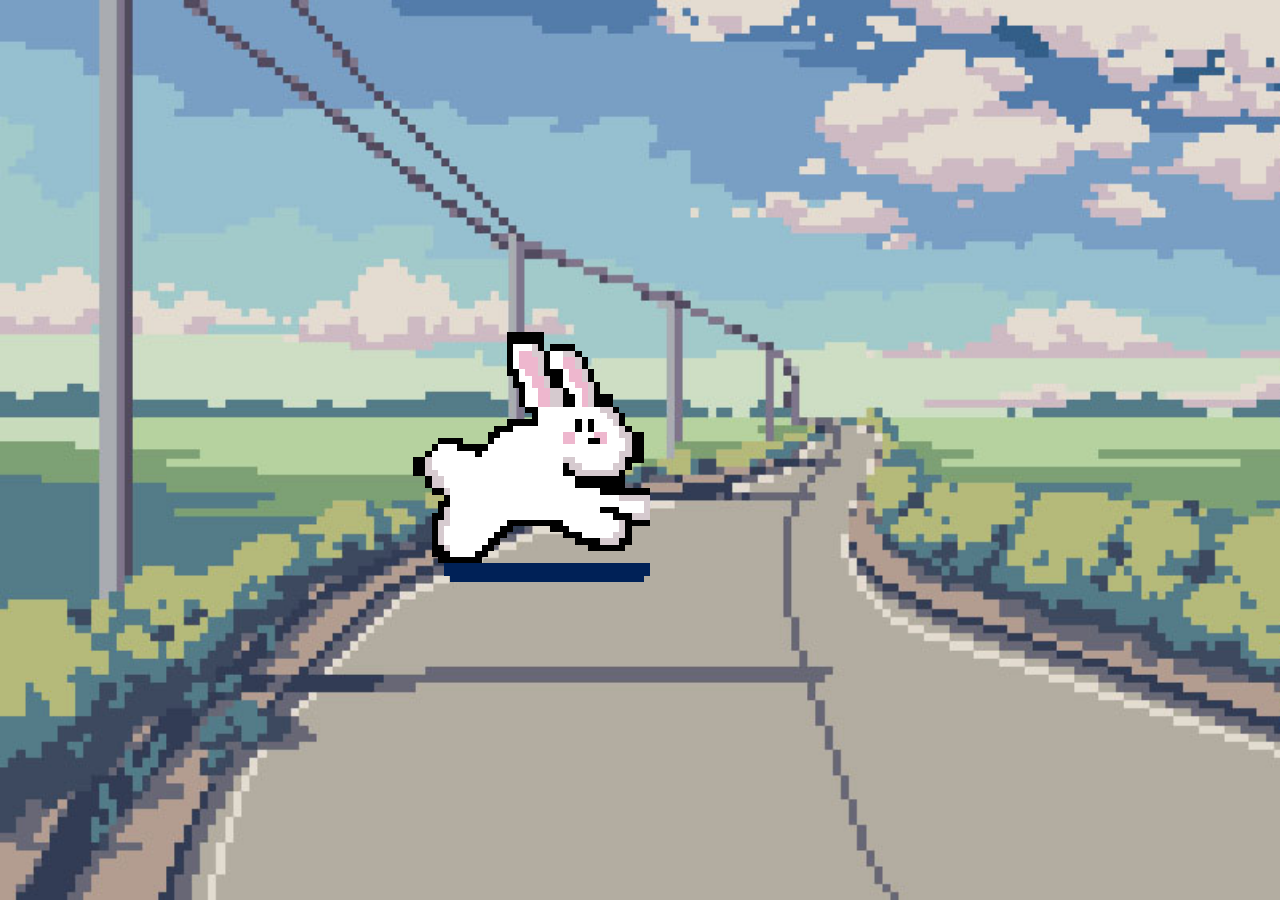
<file: index.html>
<!DOCTYPE html>
<!--[if lt IE 7]>      <html class="no-js lt-ie9 lt-ie8 lt-ie7"> <![endif]-->
<!--[if IE 7]>         <html class="no-js lt-ie9 lt-ie8"> <![endif]-->
<!--[if IE 8]>         <html class="no-js lt-ie9"> <![endif]-->
<!--[if gt IE 8]>      <html class="no-js"> <!--<![endif]-->
<html>
    <head>
        <meta charset="utf-8">
        <meta http-equiv="X-UA-Compatible" content="IE=edge">
        <title>🐰Welcome to The Feed🐰</title>
        <meta name="description" content="social media, feed content">
        <meta name="viewport" content="width=device-width, initial-scale=1">
        <link rel="stylesheet" href="css/stylesheet.css">
    </head>
    <body class="splash_bg">
        <!--[if lt IE 7]>
            <p class="browsehappy">You are using an <strong>outdated</strong> browser. Please <a href="#">upgrade your browser</a> to improve your experience.</p>
             <![endif]-->
        <a href="thefeed.html">
            <img class="special" src="img/pixelgifflip.gif" alt="gif of pixelated bunny hopping">
        </a>
       </div>
       <main> 
       </main>
    </body>
</html>
</file>
<file: css/stylesheet.css>
@import url('https://fonts.googleapis.com/css2?family=Handjet:wght@700&family=Roboto+Mono&display=swap');

body {
    background-image: 
    url("../img/wallpaperhome.jpg");
    background-attachment: fixed;
    background-repeat: no-repeat;
    background-size:cover;
    margin:0;
    cursor:url("data:image/svg+xml;utf8,<svg xmlns='http://www.w3.org/2000/svg'  width='49' height='59' viewport='0 0 100 100' style='fill:black;font-size:29px;'><text y='45%'>🥕</text></svg>") 16 0,auto; /*!emojicursor.app*/
} 


.splash_bg {
    background-image: 
    url("../img/splashwallpp.jpg");
    background-attachment: fixed;
    background-repeat: no-repeat;
    background-size: cover;
    margin: 0;
}

header {
    width: 400px; 
    position: fixed;
    top: 20px; 
    left: 75px; 
    font-family: 'Handjet', cursive;
    font-size: 50px;
}  

h1 {
    margin-top: 0px;
    text-shadow: 5px 3px black;
    color:lightpink;
}

nav {
    width: 375px;
    position: fixed;
    top: 325px;
    left: 75px;
    bottom: 175px;
    font-family: 'Roboto Mono', monospace;
    color: black;
    border: solid 10px black;
    border-width: 3px 10px 12px 4px;
    padding-left: 25px;
    background-color: pink;
    overflow: scroll;
}  

a {
    color:black;
}

.emphasis {
    color:pink;
}

main {
    width: 725px;
    margin-left: 600px;
    font-family: 'Roboto Mono', monospace;
} 

section { 
    margin-top: 25px;
    padding: 25px; 
    border: solid 10px black;
    border-width: 3px 10px 12px 4px;
    background-color: pink;
}

.music audio {
    margin-left: 175px;
}

video {
    margin-left: 130px;
    margin-bottom: 0%;
    margin-top: 0%;
}


footer {
    width: 350px; 
    top: 550px;
    position: fixed; 
    bottom: 25px; 
    left: 75px; 
    font-family: 'Roboto Mono', monospace;
    background-color: pink;
    border: solid 10px black; 
    border-width: 3px 10px 12px 4px;
    padding-left: 25px;
    padding-right: 25px;
    text-align: left;
}

.special {
  position: relative;
  top: 325px;
  left: 400px;
}   

::-webkit-scrollbar {
    width: 20px;
}
  
/* Track */
::-webkit-scrollbar-track {
    box-shadow: inset 0 0 5px grey; 
    border-radius: 10px;
}
   
/* Handle */
::-webkit-scrollbar-thumb {
    background: black; 
    border-radius: 10px;
}
  
/* Handle on hover */
::-webkit-scrollbar-thumb:hover {
    background: whitesmoke; 
}
</file>
